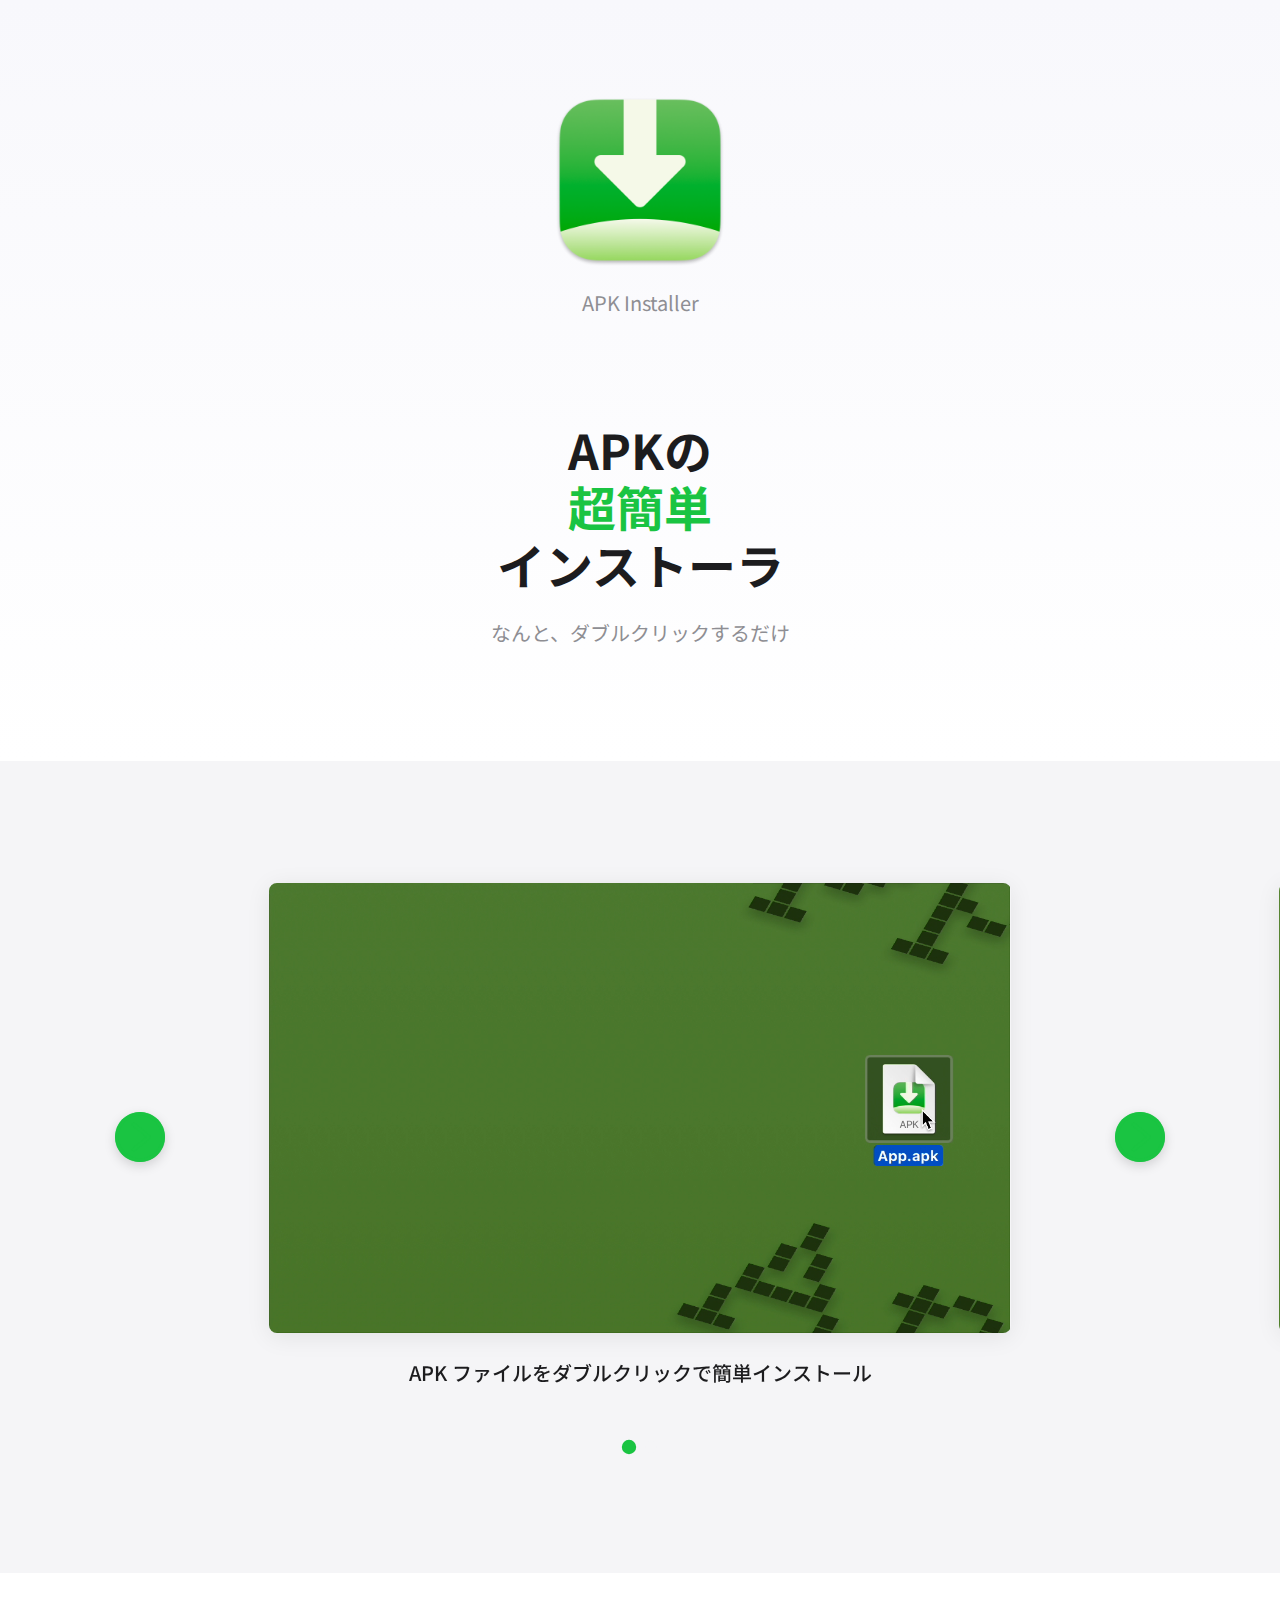
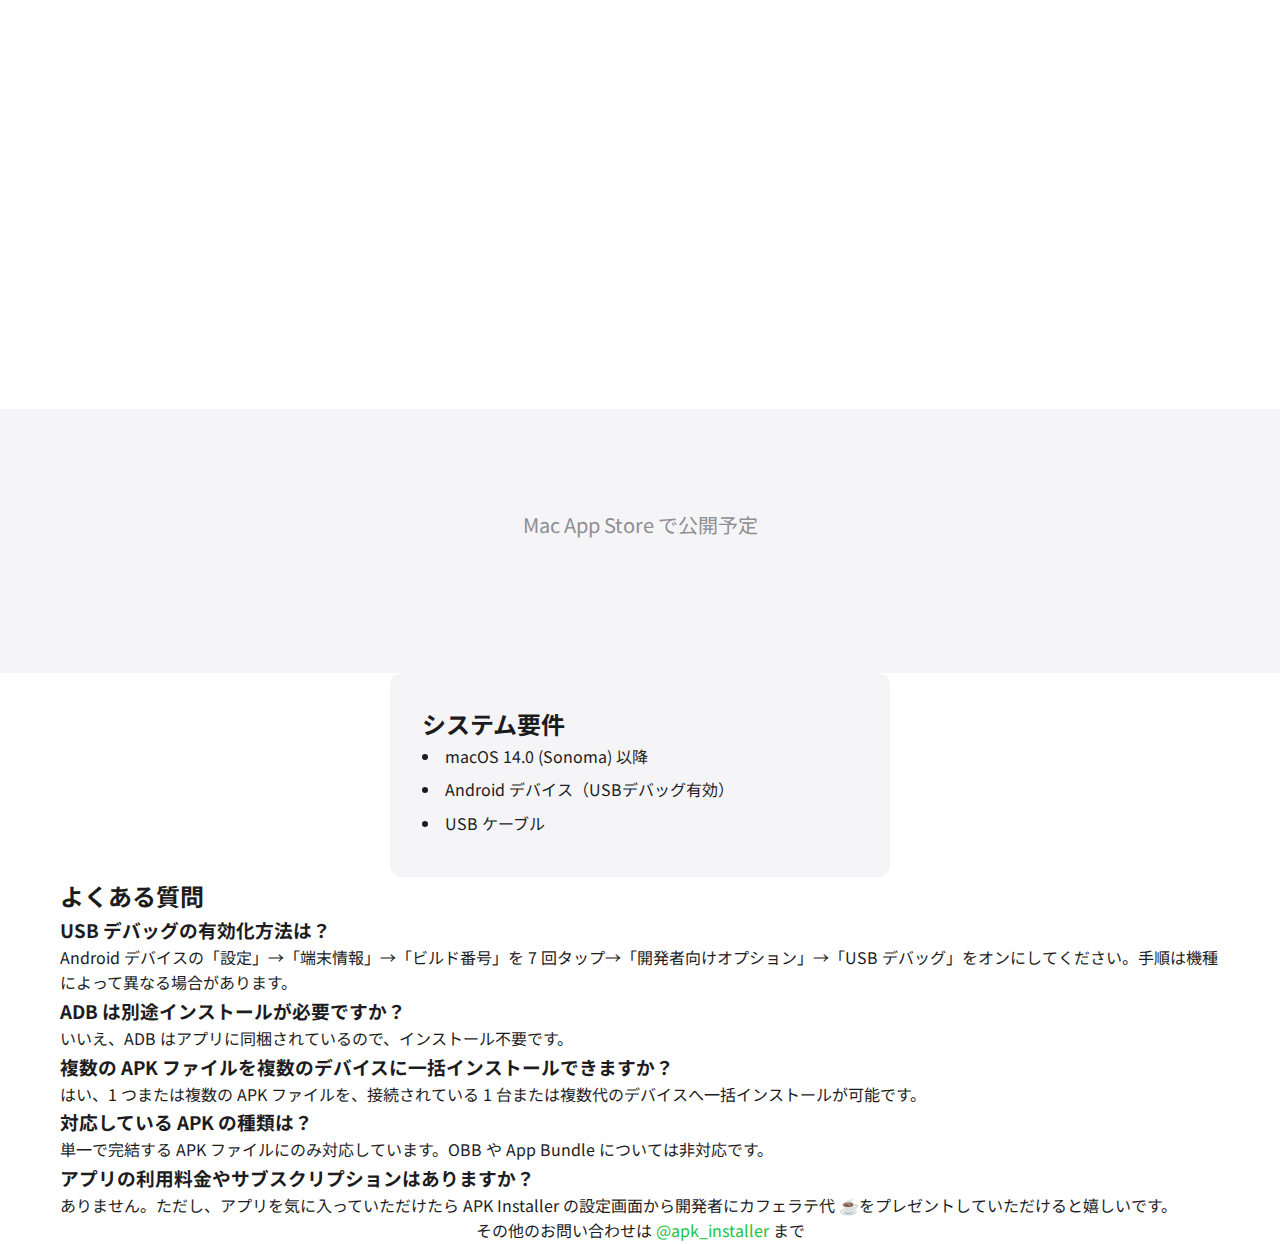
<file: index.html>
<!DOCTYPE html>
<html lang="ja">
<head>
    <meta charset="UTF-8">
    <meta name="viewport" content="width=device-width, initial-scale=1.0">
    <title>APK Installer - APK をダブルクリックでインストール</title>
    <meta name="description"
          content="APK Installer は、APK ファイルをダブルクリックするだけで Android デバイスにアプリをインストールできる macOS 用ツールです。">
    <link rel="stylesheet" href="css/styles.css">
    <!-- Google Fonts - Noto Sans JP & Inter -->
    <link rel="preconnect" href="https://fonts.googleapis.com">
    <link rel="preconnect" href="https://fonts.gstatic.com" crossorigin>
    <link href="https://fonts.googleapis.com/css2?family=Inter:wght@300;400;500;600;700&family=Noto+Sans+JP:wght@300;400;500;700&display=swap"
          rel="stylesheet">
</head>
<body>
<!-- ヘッダーのプレースホルダー -->
<div id="header-placeholder"></div>

<section class="hero">
    <div class="container">
        <div class="hero-centered">
            <div class="hero-image">
                <img src="images/AppIcon1024.png" alt="APK Installer Screenshot" id="hero-img">
                <p>APK Installer</p>
            </div>
            <h2><span>APKの</span><br class="mobile-only"><span class="highlight">超簡単</span><br
                    class="mobile-only"><span>インストーラ</span></h2>
            <p>なんと、ダブルクリックするだけ</p>
            <!--            <div class="cta-buttons">-->
            <!--                <a href="#download" class="app-store-button">-->
            <!--                    <img src="images/Download_on_the_Mac_App_Store_Badge_JP_RGB_blk_100317.svg"-->
            <!--                         alt="Mac App Store でダウンロード">-->
            <!--                </a>-->
            <!--            </div>-->
        </div>
    </div>
</section>

<section id="screenshots" class="screenshots">
    <div class="container">
        <div class="carousel-container">
            <button class="carousel-prev" aria-label="前のスライド"><img src="images/arrow.png" alt=""></button>
            <button class="carousel-next" aria-label="次のスライド"><img src="images/arrow.png" alt=""></button>

            <div class="carousel-slides">
                <div class="carousel-slide">
                    <div class="video-container">
                        <video autoplay muted loop playsinline>
                            <source src="images/InstallingJP.mp4" type="video/mp4">
                            お使いのブラウザはビデオタグをサポートしていません。
                        </video>
                    </div>
                    <div class="caption">APK ファイルをダブルクリックで簡単インストール</div>
                </div>
                <div class="carousel-slide">
                    <img src="images/HistoryJP.png" alt="インストール履歴画面">
                    <div class="caption">エラーの内容も確認できるインストール履歴</div>
                </div>
            </div>

            <div class="carousel-controls">
                <div class="carousel-dots">
                    <button class="carousel-dot active" data-slide="0" aria-label="スライド1"></button>
                    <button class="carousel-dot" data-slide="1" aria-label="スライド2"></button>
                </div>
            </div>
        </div>
    </div>
</section>

<section id="features" class="features">
    <div class="container">
        <div class="features-grid">
            <div class="feature-card">
                <h3>超簡単</h3>
                <p>APK ファイルを開くだけで、接続された Android デバイスにインストールできます。</p>
            </div>
            <div class="feature-card">
                <h3>バッチインストール</h3>
                <p>複数の APK ファイルを、複数の Android デバイスへ一括インストールできます。</p>
            </div>
            <div class="feature-card">
                <h3>通知</h3>
                <p>
                    インストール作業の完了を通知と音でお知らせします。インストール終了に気づかず時間を浪費することを防ぎます。</p>
            </div>
            <div class="feature-card">
                <h3>macOS ネイティブ</h3>
                <p>コンパクトなネイティブアプリです。</p>
            </div>
        </div>
    </div>
</section>


<section id="download" class="download">
    <div class="container">
        <p>Mac App Store で公開予定</p>
        <!--        <p>Mac App Store から無料で入手できます。</p>-->
        <!--        <a href="#" class="app-store-button">-->
        <!--            <img src="images/Download_on_the_Mac_App_Store_Badge_JP_RGB_blk_100317.svg"-->
        <!--                 alt="Mac App Store でダウンロード">-->
        <!--        </a>-->
    </div>
</section>

<section class="requirements-section">
    <div class="container">
        <div class="requirements">
            <h2>システム要件</h2>
            <ul>
                <li>macOS 14.0 (Sonoma) 以降</li>
                <li>Android デバイス（USBデバッグ有効）</li>
                <li>USB ケーブル</li>
            </ul>
        </div>
    </div>
</section>

<section id="faq" class="faq-section">
    <div class="container">
        <h2>よくある質問</h2>
        <div class="faq-container">
            <div class="faq-item">
                <h3>USB デバッグの有効化方法は？</h3>
                <p>Android
                    デバイスの「設定」→「端末情報」→「ビルド番号」を 7 回タップ→「開発者向けオプション」→「USB
                    デバッグ」をオンにしてください。手順は機種によって異なる場合があります。</p>
            </div>
            <div class="faq-item">
                <h3>ADB は別途インストールが必要ですか？</h3>
                <p>いいえ、ADB はアプリに同梱されているので、インストール不要です。</p>
            </div>
            <div class="faq-item">
                <h3>複数の APK ファイルを複数のデバイスに一括インストールできますか？</h3>
                <p>はい、1 つまたは複数の APK ファイルを、接続されている 1
                    台または複数代のデバイスへ一括インストールが可能です。</p>
            </div>
            <div class="faq-item">
                <h3>対応している APK の種類は？</h3>
                <p>単一で完結する APK ファイルにのみ対応しています。OBB や App
                    Bundle については非対応です。</p>
            </div>
            <div class="faq-item">
                <h3>アプリの利用料金やサブスクリプションはありますか？</h3>
                <p>ありません。ただし、アプリを気に入っていただけたら APK Installer
                    の設定画面から開発者にカフェラテ代 ☕️をプレゼントしていただけると嬉しいです。</p>
            </div>
        </div>
        <p style="text-align: center">その他のお問い合わせは <a href="https://x.com/apk_installer">@apk_installer</a> まで
        </p>
    </div>
</section>

<!-- フッターのプレースホルダー -->
<div id="footer-placeholder"></div>

<script src="js/main.js"></script>
</body>
</html>
</file>
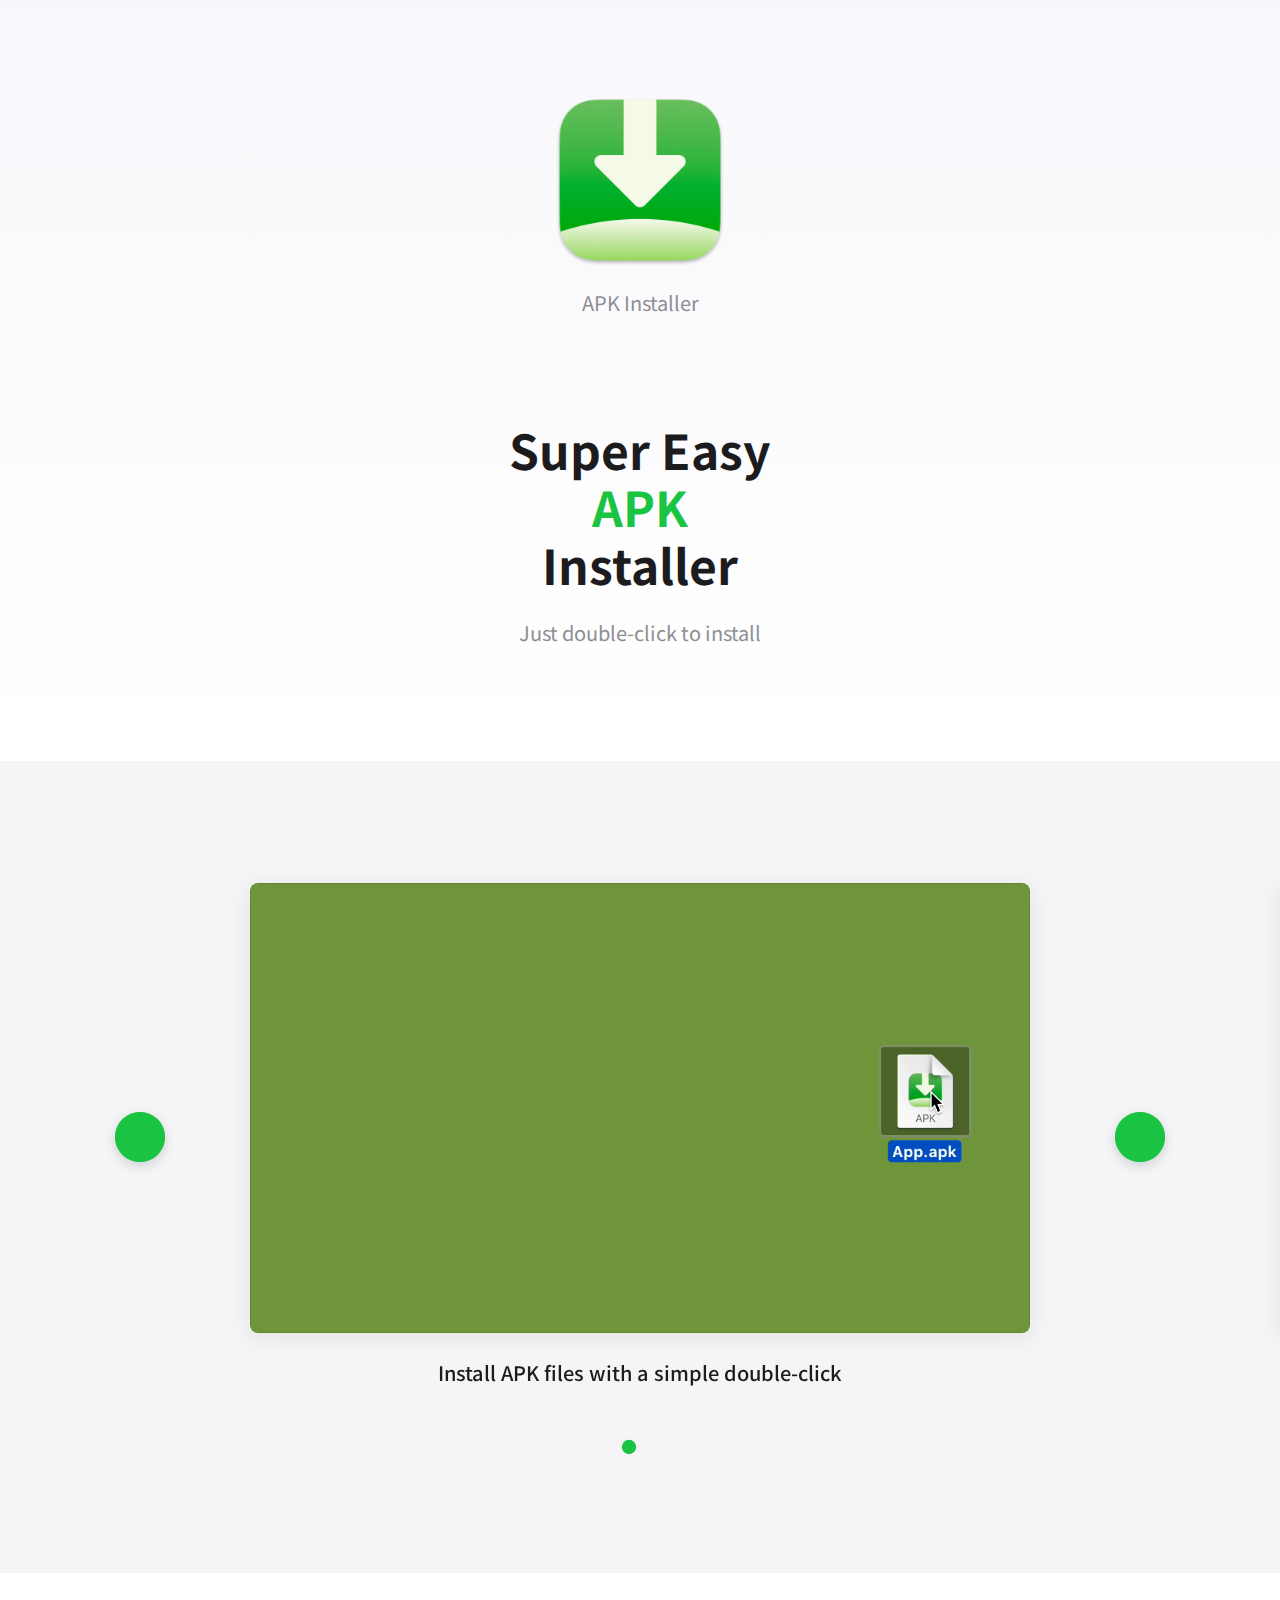
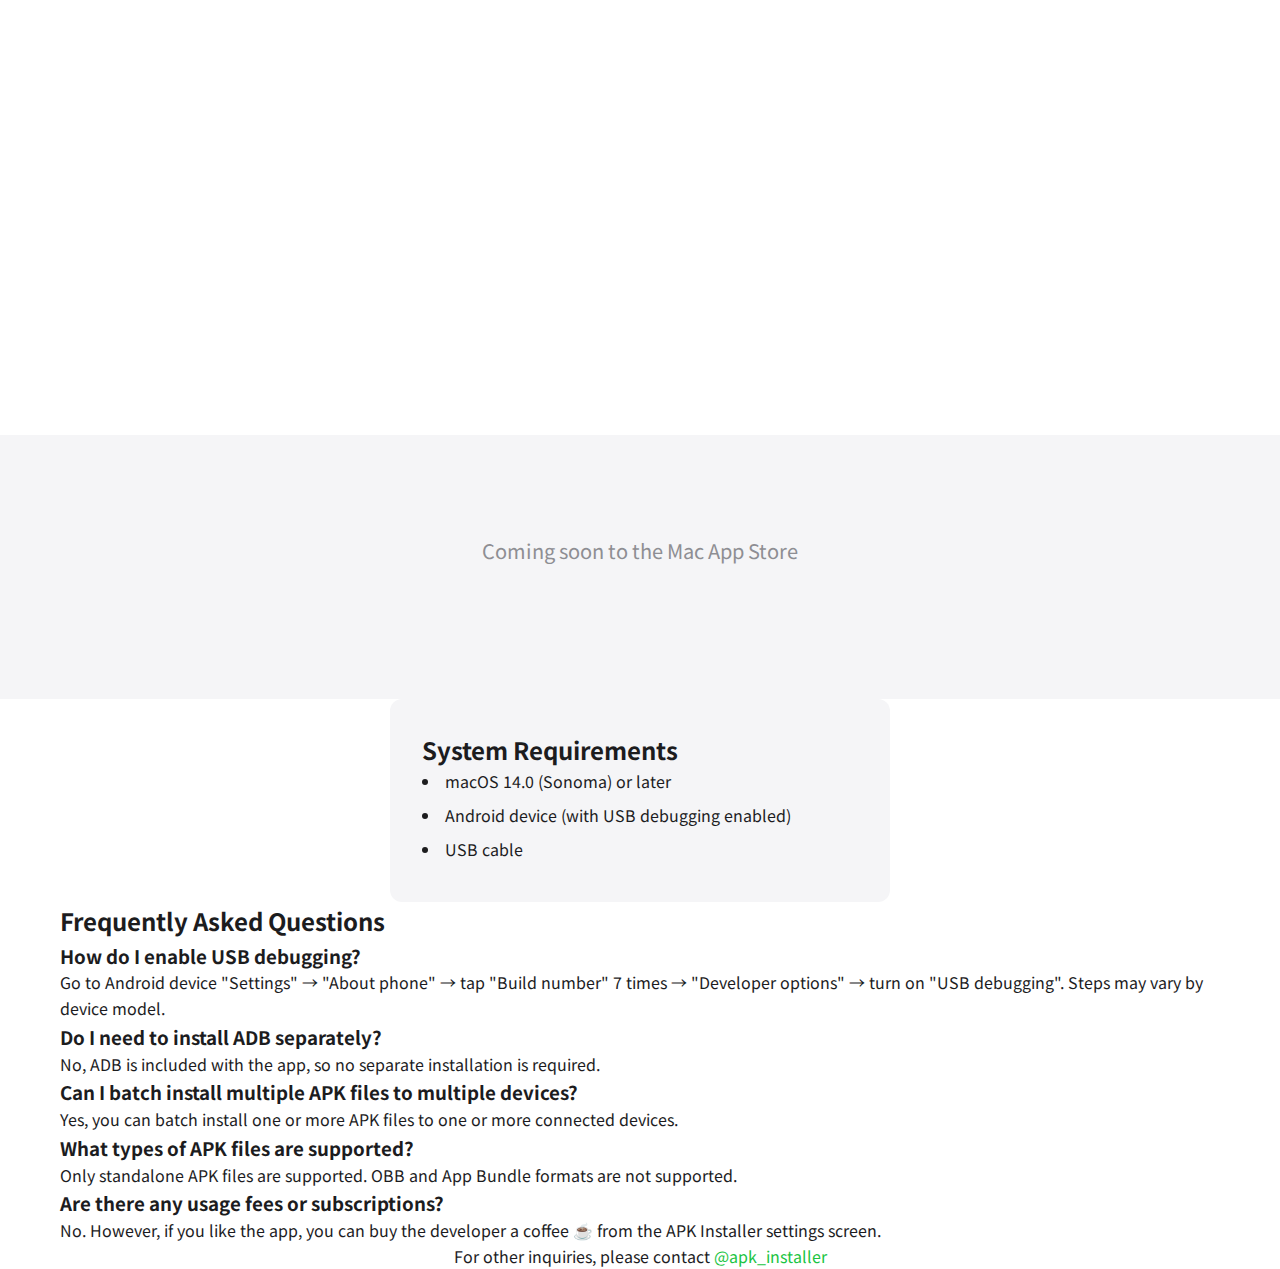
<file: en/index.html>
<!DOCTYPE html>
<html lang="en">
<head>
    <meta charset="UTF-8">
    <meta name="viewport" content="width=device-width, initial-scale=1.0">
    <title>APK Installer - Install APK by Double-clicking</title>
    <meta name="description"
          content="APK Installer is a macOS tool that lets you install Android apps on devices by simply double-clicking APK files.">
    <link rel="stylesheet" href="../css/styles.css">
    <!-- Google Fonts - Noto Sans JP & Inter -->
    <link rel="preconnect" href="https://fonts.googleapis.com">
    <link rel="preconnect" href="https://fonts.gstatic.com" crossorigin>
    <link href="https://fonts.googleapis.com/css2?family=Inter:wght@300;400;500;600;700&family=Noto+Sans+JP:wght@300;400;500;700&display=swap"
          rel="stylesheet">
</head>
<body>
<!-- Header placeholder -->
<div id="header-placeholder"></div>

<section class="hero">
    <div class="container">
        <div class="hero-centered">
            <div class="hero-image">
                <img src="../images/AppIcon1024.png" alt="APK Installer Screenshot" id="hero-img">
                <p>APK Installer</p>
            </div>
            <h2><span>Super Easy</span><br class="mobile-only"><span class="highlight">APK</span><br
                    class="mobile-only"><span>Installer</span></h2>
            <p>Just double-click to install</p>
            <!--            <div class="cta-buttons">-->
            <!--                <a href="#download" class="app-store-button">-->
            <!--                    <img src="images/Download_on_the_Mac_App_Store_Badge_JP_RGB_blk_100317.svg"-->
            <!--                         alt="Download on the Mac App Store">-->
            <!--                </a>-->
            <!--            </div>-->
        </div>
    </div>
</section>

<section id="screenshots" class="screenshots">
    <div class="container">
        <div class="carousel-container">
            <button class="carousel-prev" aria-label="Previous slide"><img src="../images/arrow.png" alt=""></button>
            <button class="carousel-next" aria-label="Next slide"><img src="../images/arrow.png" alt=""></button>

            <div class="carousel-slides">
                <div class="carousel-slide">
                    <div class="video-container">
                        <video autoplay muted loop playsinline>
                            <source src="./images/InstallingEN.mov" type="video/mp4">
                            Your browser does not support the video tag.
                        </video>
                    </div>
                    <div class="caption">Install APK files with a simple double-click</div>
                </div>
                <div class="carousel-slide">
                    <img src="./images/HistoryEN.png" alt="Installation history screen">
                    <div class="caption">Installation history with error details</div>
                </div>
            </div>

            <div class="carousel-controls">
                <div class="carousel-dots">
                    <button class="carousel-dot active" data-slide="0" aria-label="Slide 1"></button>
                    <button class="carousel-dot" data-slide="1" aria-label="Slide 2"></button>
                </div>
            </div>
        </div>
    </div>
</section>

<section id="features" class="features">
    <div class="container">
        <div class="features-grid">
            <div class="feature-card">
                <h3>Super Easy</h3>
                <p>Simply open an APK file to install it on connected Android devices.</p>
            </div>
            <div class="feature-card">
                <h3>Batch Installation</h3>
                <p>Install multiple APK files to multiple Android devices at once.</p>
            </div>
            <div class="feature-card">
                <h3>Notifications</h3>
                <p>
                    Get notified with sounds and notifications when installation is complete. Never waste time waiting
                    without knowing when it's done.</p>
            </div>
            <div class="feature-card">
                <h3>Native macOS</h3>
                <p>Compact native application for macOS.</p>
            </div>
        </div>
    </div>
</section>


<section id="download" class="download">
    <div class="container">
        <p>Coming soon to the Mac App Store</p>
        <!--        <p>Available for free on the Mac App Store.</p>-->
        <!--        <a href="#" class="app-store-button">-->
        <!--            <img src="images/Download_on_the_Mac_App_Store_Badge_JP_RGB_blk_100317.svg"-->
        <!--                 alt="Download on the Mac App Store">-->
        <!--        </a>-->
    </div>
</section>

<section class="requirements-section">
    <div class="container">
        <div class="requirements">
            <h2>System Requirements</h2>
            <ul>
                <li>macOS 14.0 (Sonoma) or later</li>
                <li>Android device (with USB debugging enabled)</li>
                <li>USB cable</li>
            </ul>
        </div>
    </div>
</section>

<section id="faq" class="faq-section">
    <div class="container">
        <h2>Frequently Asked Questions</h2>
        <div class="faq-container">
            <div class="faq-item">
                <h3>How do I enable USB debugging?</h3>
                <p>Go to Android device "Settings" → "About phone" → tap "Build number" 7 times → "Developer options" →
                    turn on "USB debugging". Steps may vary by device model.</p>
            </div>
            <div class="faq-item">
                <h3>Do I need to install ADB separately?</h3>
                <p>No, ADB is included with the app, so no separate installation is required.</p>
            </div>
            <div class="faq-item">
                <h3>Can I batch install multiple APK files to multiple devices?</h3>
                <p>Yes, you can batch install one or more APK files to one or more connected devices.</p>
            </div>
            <div class="faq-item">
                <h3>What types of APK files are supported?</h3>
                <p>Only standalone APK files are supported. OBB and App Bundle formats are not supported.</p>
            </div>
            <div class="faq-item">
                <h3>Are there any usage fees or subscriptions?</h3>
                <p>No. However, if you like the app, you can buy the developer a coffee ☕️ from the APK Installer
                    settings screen.</p>
            </div>
        </div>
        <p style="text-align: center">For other inquiries, please contact <a href="https://x.com/apk_installer">@apk_installer</a>
        </p>
    </div>
</section>

<!-- Footer placeholder -->
<div id="footer-placeholder"></div>

<script src="../js/main.js"></script>
</body>
</html>
</file>
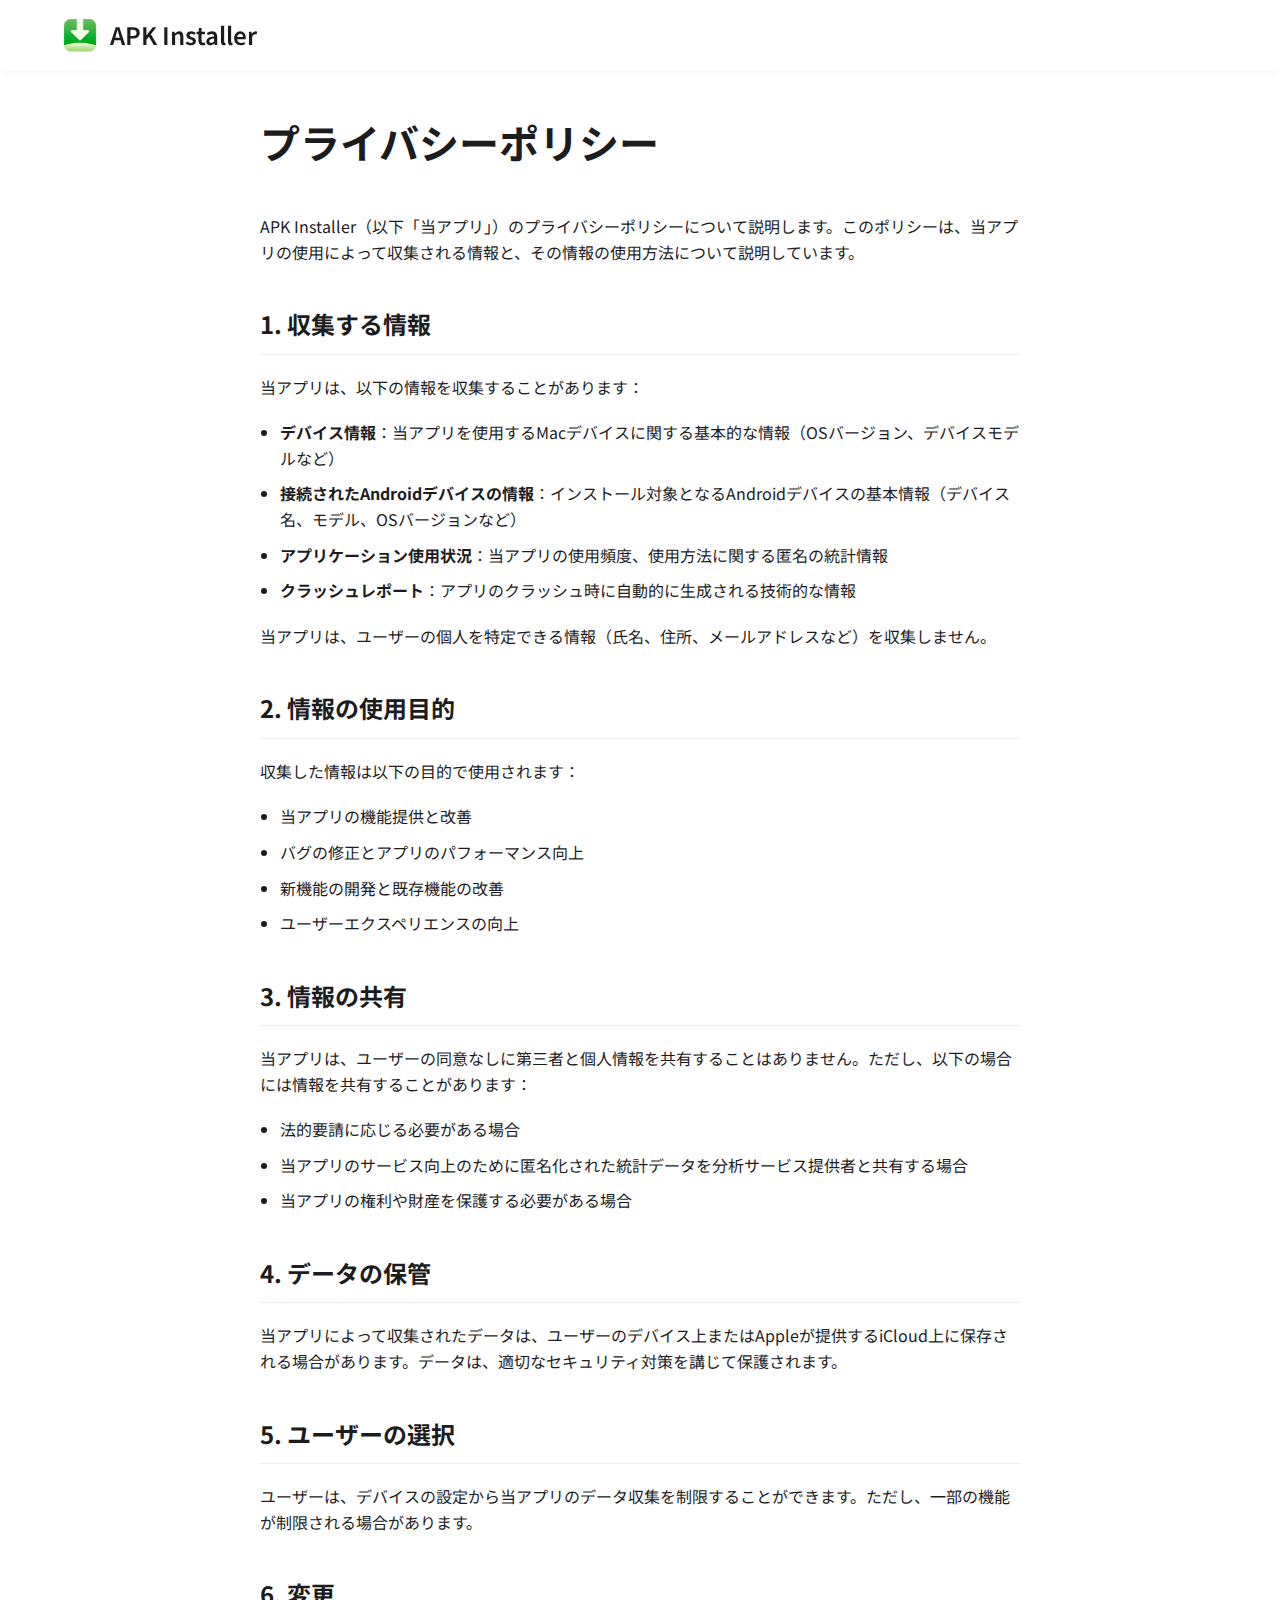
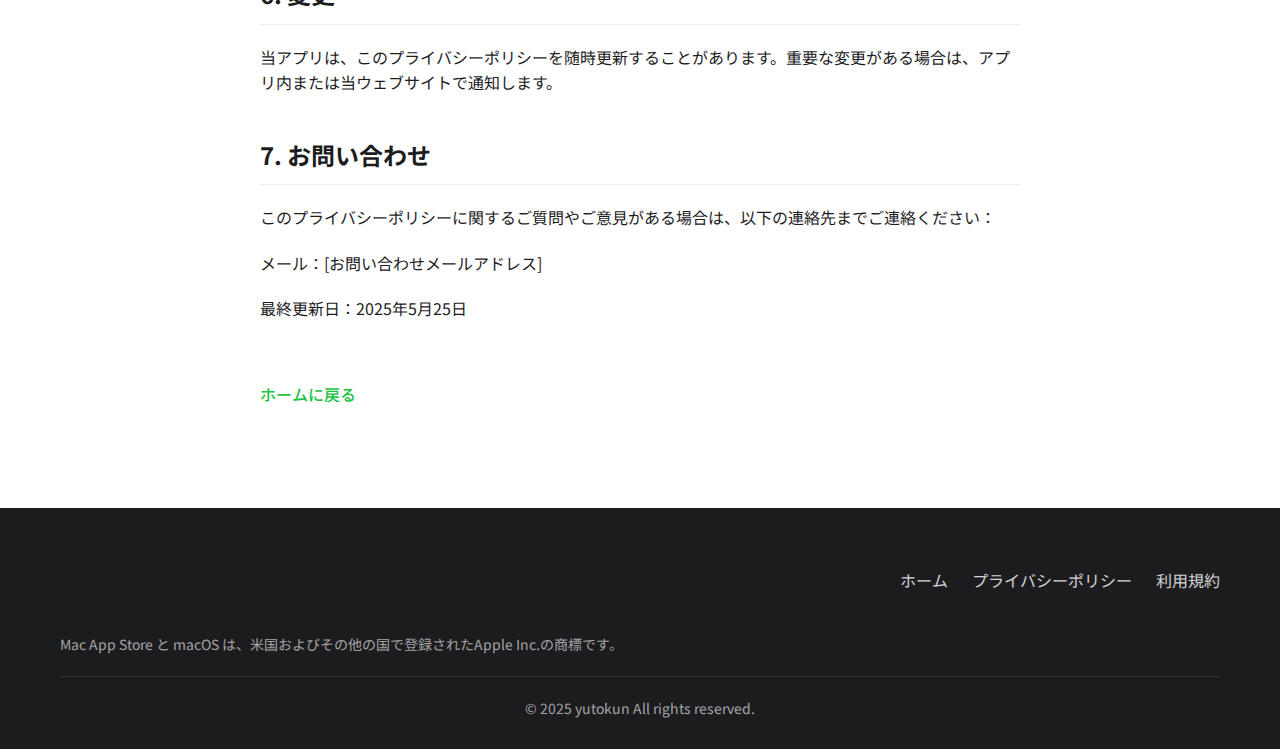
<file: privacy.html>
<!DOCTYPE html>
<html lang="ja">
<head>
    <meta charset="UTF-8">
    <meta name="viewport" content="width=device-width, initial-scale=1.0">
    <title>プライバシーポリシー - APK Installer for Mac</title>
    <meta name="description"
          content="APK Installer for Macのプライバシーポリシーです。ユーザーの個人情報の取り扱いについて説明しています。">
    <link rel="stylesheet" href="css/styles.css">
    <!-- Google Fonts - Noto Sans JP & Inter -->
    <link rel="preconnect" href="https://fonts.googleapis.com">
    <link rel="preconnect" href="https://fonts.gstatic.com" crossorigin>
    <link href="https://fonts.googleapis.com/css2?family=Inter:wght@300;400;500;600;700&family=Noto+Sans+JP:wght@300;400;500;700&display=swap"
          rel="stylesheet">
    <style>
        .privacy-content {
            max-width: 800px;
            margin: 0 auto;
            padding: 40px 20px 100px;
        }

        .privacy-content h1 {
            font-size: 2.5rem;
            margin-bottom: 40px;
        }

        .privacy-content h2 {
            font-size: 1.5rem;
            margin: 40px 0 20px;
            padding-bottom: 10px;
            border-bottom: 1px solid #eee;
        }

        .privacy-content p, .privacy-content ul {
            margin-bottom: 20px;
        }

        .privacy-content ul {
            padding-left: 20px;
        }

        .privacy-content li {
            margin-bottom: 10px;
        }

        .back-link {
            display: inline-block;
            margin-top: 40px;
            color: var(--primary-color);
            font-weight: 500;
        }

        .back-link:hover {
            text-decoration: underline;
        }
    </style>
</head>
<body>
<header>
    <div class="container">
        <div class="logo">
            <img src="images/AppIcon1024.png" alt="APK Installer Logo" id="logo">
            <h1>APK Installer</h1>
        </div>
        <!--        <nav>-->
        <!--            <ul>-->
        <!--                <li><a href="#screenshots">スクリーンショット</a></li>-->
        <!--                <li><a href="#features">特徴</a></li>-->
        <!--                <li><a href="#download">ダウンロード</a></li>-->
        <!--            </ul>-->
        <!--        </nav>-->
    </div>
</header>

<div class="privacy-content">
    <h1>プライバシーポリシー</h1>

    <p>APK
        Installer（以下「当アプリ」）のプライバシーポリシーについて説明します。このポリシーは、当アプリの使用によって収集される情報と、その情報の使用方法について説明しています。</p>

    <h2>1. 収集する情報</h2>

    <p>当アプリは、以下の情報を収集することがあります：</p>

    <ul>
        <li><strong>デバイス情報</strong>：当アプリを使用するMacデバイスに関する基本的な情報（OSバージョン、デバイスモデルなど）
        </li>
        <li><strong>接続されたAndroidデバイスの情報</strong>：インストール対象となるAndroidデバイスの基本情報（デバイス名、モデル、OSバージョンなど）
        </li>
        <li><strong>アプリケーション使用状況</strong>：当アプリの使用頻度、使用方法に関する匿名の統計情報</li>
        <li><strong>クラッシュレポート</strong>：アプリのクラッシュ時に自動的に生成される技術的な情報</li>
    </ul>

    <p>当アプリは、ユーザーの個人を特定できる情報（氏名、住所、メールアドレスなど）を収集しません。</p>

    <h2>2. 情報の使用目的</h2>

    <p>収集した情報は以下の目的で使用されます：</p>

    <ul>
        <li>当アプリの機能提供と改善</li>
        <li>バグの修正とアプリのパフォーマンス向上</li>
        <li>新機能の開発と既存機能の改善</li>
        <li>ユーザーエクスペリエンスの向上</li>
    </ul>

    <h2>3. 情報の共有</h2>

    <p>
        当アプリは、ユーザーの同意なしに第三者と個人情報を共有することはありません。ただし、以下の場合には情報を共有することがあります：</p>

    <ul>
        <li>法的要請に応じる必要がある場合</li>
        <li>当アプリのサービス向上のために匿名化された統計データを分析サービス提供者と共有する場合</li>
        <li>当アプリの権利や財産を保護する必要がある場合</li>
    </ul>

    <h2>4. データの保管</h2>

    <p>
        当アプリによって収集されたデータは、ユーザーのデバイス上またはAppleが提供するiCloud上に保存される場合があります。データは、適切なセキュリティ対策を講じて保護されます。</p>

    <h2>5. ユーザーの選択</h2>

    <p>
        ユーザーは、デバイスの設定から当アプリのデータ収集を制限することができます。ただし、一部の機能が制限される場合があります。</p>

    <h2>6. 変更</h2>

    <p>
        当アプリは、このプライバシーポリシーを随時更新することがあります。重要な変更がある場合は、アプリ内または当ウェブサイトで通知します。</p>

    <h2>7. お問い合わせ</h2>

    <p>このプライバシーポリシーに関するご質問やご意見がある場合は、以下の連絡先までご連絡ください：</p>

    <p>メール：[お問い合わせメールアドレス]</p>

    <p>最終更新日：2025年5月25日</p>

    <a href="index.html" class="back-link">ホームに戻る</a>
</div>

<footer>
    <div class="container">
        <div class="footer-content">
            <div class="footer-logo">
                <!--<img src="images/AppIcon1024.png" alt="APK Installer Logo">-->
                <!--<p>APK Installer</p>-->
            </div>
            <div class="footer-links">
                <ul>
                    <li><a href="/">ホーム</a></li>
                    <li><a href="privacy.html">プライバシーポリシー</a></li>
                    <li><a href="terms.html">利用規約</a></li>
                </ul>
            </div>
        </div>
        <p class="credit-line">Mac App Store と macOS は、米国およびその他の国で登録されたApple Inc.の商標です。</p>
        <div class="copyright">
            <p>&copy; 2025 yutokun All rights reserved.</p>
        </div>
    </div>
</footer>

<script src="js/main.js"></script>
</body>
</html>
</file>
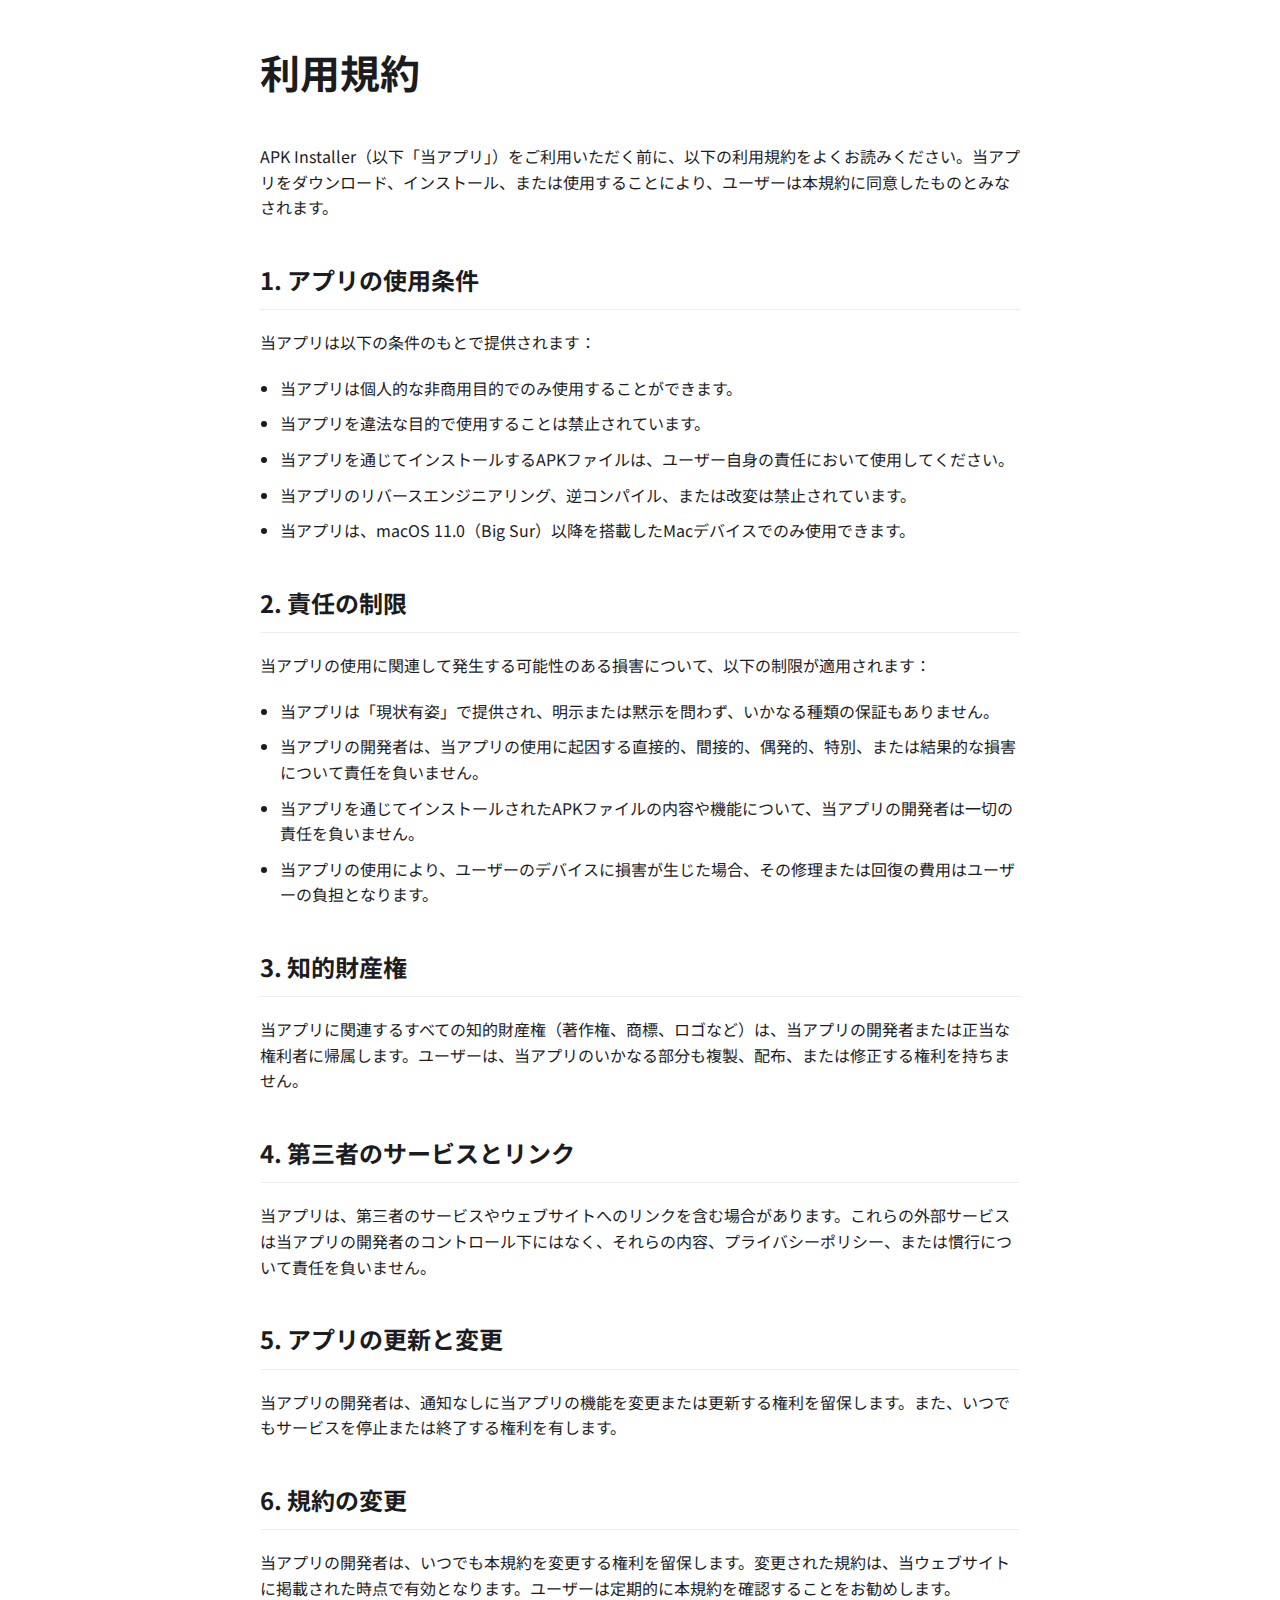
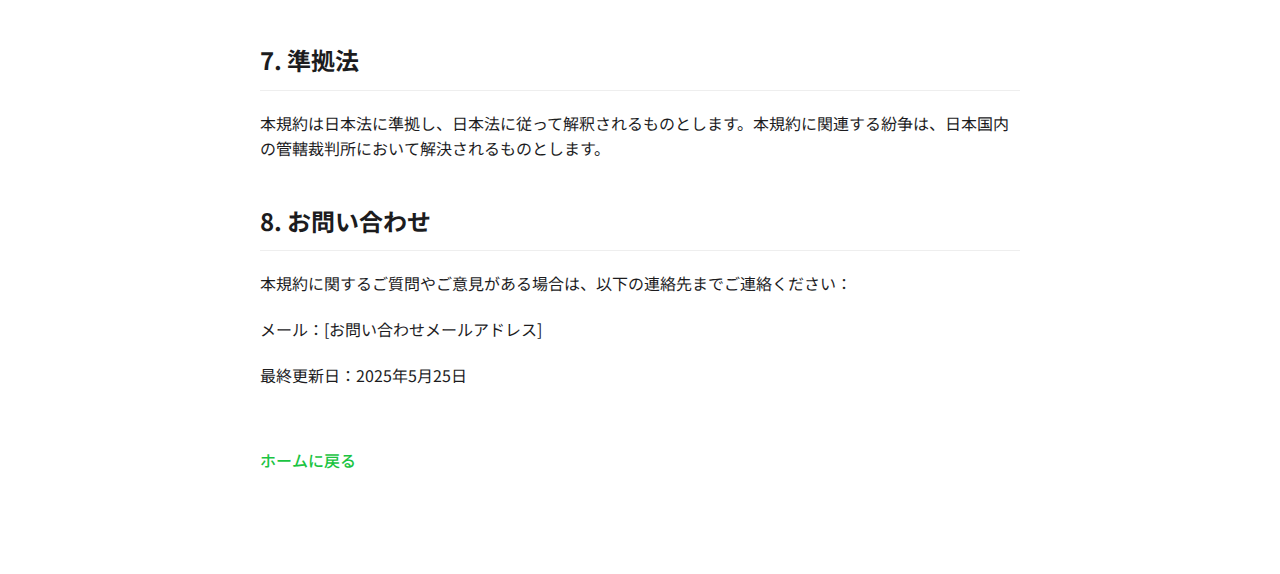
<file: terms.html>
<!DOCTYPE html>
<html lang="ja">
<head>
    <meta charset="UTF-8">
    <meta name="viewport" content="width=device-width, initial-scale=1.0">
    <title>利用規約 - APK Installer for Mac</title>
    <meta name="description" content="APK Installer for Macの利用規約です。アプリの使用条件について説明しています。">
    <link rel="stylesheet" href="css/styles.css">
    <!-- Google Fonts - Noto Sans JP & Inter -->
    <link rel="preconnect" href="https://fonts.googleapis.com">
    <link rel="preconnect" href="https://fonts.gstatic.com" crossorigin>
    <link href="https://fonts.googleapis.com/css2?family=Inter:wght@300;400;500;600;700&family=Noto+Sans+JP:wght@300;400;500;700&display=swap"
          rel="stylesheet">
    <style>
        .terms-content {
            max-width: 800px;
            margin: 0 auto;
            padding: 40px 20px 100px;
        }

        .terms-content h1 {
            font-size: 2.5rem;
            margin-bottom: 40px;
        }

        .terms-content h2 {
            font-size: 1.5rem;
            margin: 40px 0 20px;
            padding-bottom: 10px;
            border-bottom: 1px solid #eee;
        }

        .terms-content p, .terms-content ul {
            margin-bottom: 20px;
        }

        .terms-content ul {
            padding-left: 20px;
        }

        .terms-content li {
            margin-bottom: 10px;
        }

        .back-link {
            display: inline-block;
            margin-top: 40px;
            color: var(--primary-color);
            font-weight: 500;
        }

        .back-link:hover {
            text-decoration: underline;
        }
    </style>
</head>
<body>
<!-- ヘッダーのプレースホルダー -->
<div id="header-placeholder"></div>

<div class="terms-content">
    <h1>利用規約</h1>

    <p>APK
        Installer（以下「当アプリ」）をご利用いただく前に、以下の利用規約をよくお読みください。当アプリをダウンロード、インストール、または使用することにより、ユーザーは本規約に同意したものとみなされます。</p>

    <h2>1. アプリの使用条件</h2>

    <p>当アプリは以下の条件のもとで提供されます：</p>

    <ul>
        <li>当アプリは個人的な非商用目的でのみ使用することができます。</li>
        <li>当アプリを違法な目的で使用することは禁止されています。</li>
        <li>当アプリを通じてインストールするAPKファイルは、ユーザー自身の責任において使用してください。</li>
        <li>当アプリのリバースエンジニアリング、逆コンパイル、または改変は禁止されています。</li>
        <li>当アプリは、macOS 11.0（Big Sur）以降を搭載したMacデバイスでのみ使用できます。</li>
    </ul>

    <h2>2. 責任の制限</h2>

    <p>当アプリの使用に関連して発生する可能性のある損害について、以下の制限が適用されます：</p>

    <ul>
        <li>当アプリは「現状有姿」で提供され、明示または黙示を問わず、いかなる種類の保証もありません。</li>
        <li>
            当アプリの開発者は、当アプリの使用に起因する直接的、間接的、偶発的、特別、または結果的な損害について責任を負いません。
        </li>
        <li>
            当アプリを通じてインストールされたAPKファイルの内容や機能について、当アプリの開発者は一切の責任を負いません。
        </li>
        <li>
            当アプリの使用により、ユーザーのデバイスに損害が生じた場合、その修理または回復の費用はユーザーの負担となります。
        </li>
    </ul>

    <h2>3. 知的財産権</h2>

    <p>
        当アプリに関連するすべての知的財産権（著作権、商標、ロゴなど）は、当アプリの開発者または正当な権利者に帰属します。ユーザーは、当アプリのいかなる部分も複製、配布、または修正する権利を持ちません。</p>

    <h2>4. 第三者のサービスとリンク</h2>

    <p>
        当アプリは、第三者のサービスやウェブサイトへのリンクを含む場合があります。これらの外部サービスは当アプリの開発者のコントロール下にはなく、それらの内容、プライバシーポリシー、または慣行について責任を負いません。</p>

    <h2>5. アプリの更新と変更</h2>

    <p>
        当アプリの開発者は、通知なしに当アプリの機能を変更または更新する権利を留保します。また、いつでもサービスを停止または終了する権利を有します。</p>

    <h2>6. 規約の変更</h2>

    <p>
        当アプリの開発者は、いつでも本規約を変更する権利を留保します。変更された規約は、当ウェブサイトに掲載された時点で有効となります。ユーザーは定期的に本規約を確認することをお勧めします。</p>

    <h2>7. 準拠法</h2>

    <p>
        本規約は日本法に準拠し、日本法に従って解釈されるものとします。本規約に関連する紛争は、日本国内の管轄裁判所において解決されるものとします。</p>

    <h2>8. お問い合わせ</h2>

    <p>本規約に関するご質問やご意見がある場合は、以下の連絡先までご連絡ください：</p>

    <p>メール：[お問い合わせメールアドレス]</p>

    <p>最終更新日：2025年5月25日</p>

    <a href="index.html" class="back-link">ホームに戻る</a>
</div>

<!-- フッターのプレースホルダー -->
<div id="footer-placeholder"></div>

<script src="js/main.js"></script>
</body>
</html>
</file>
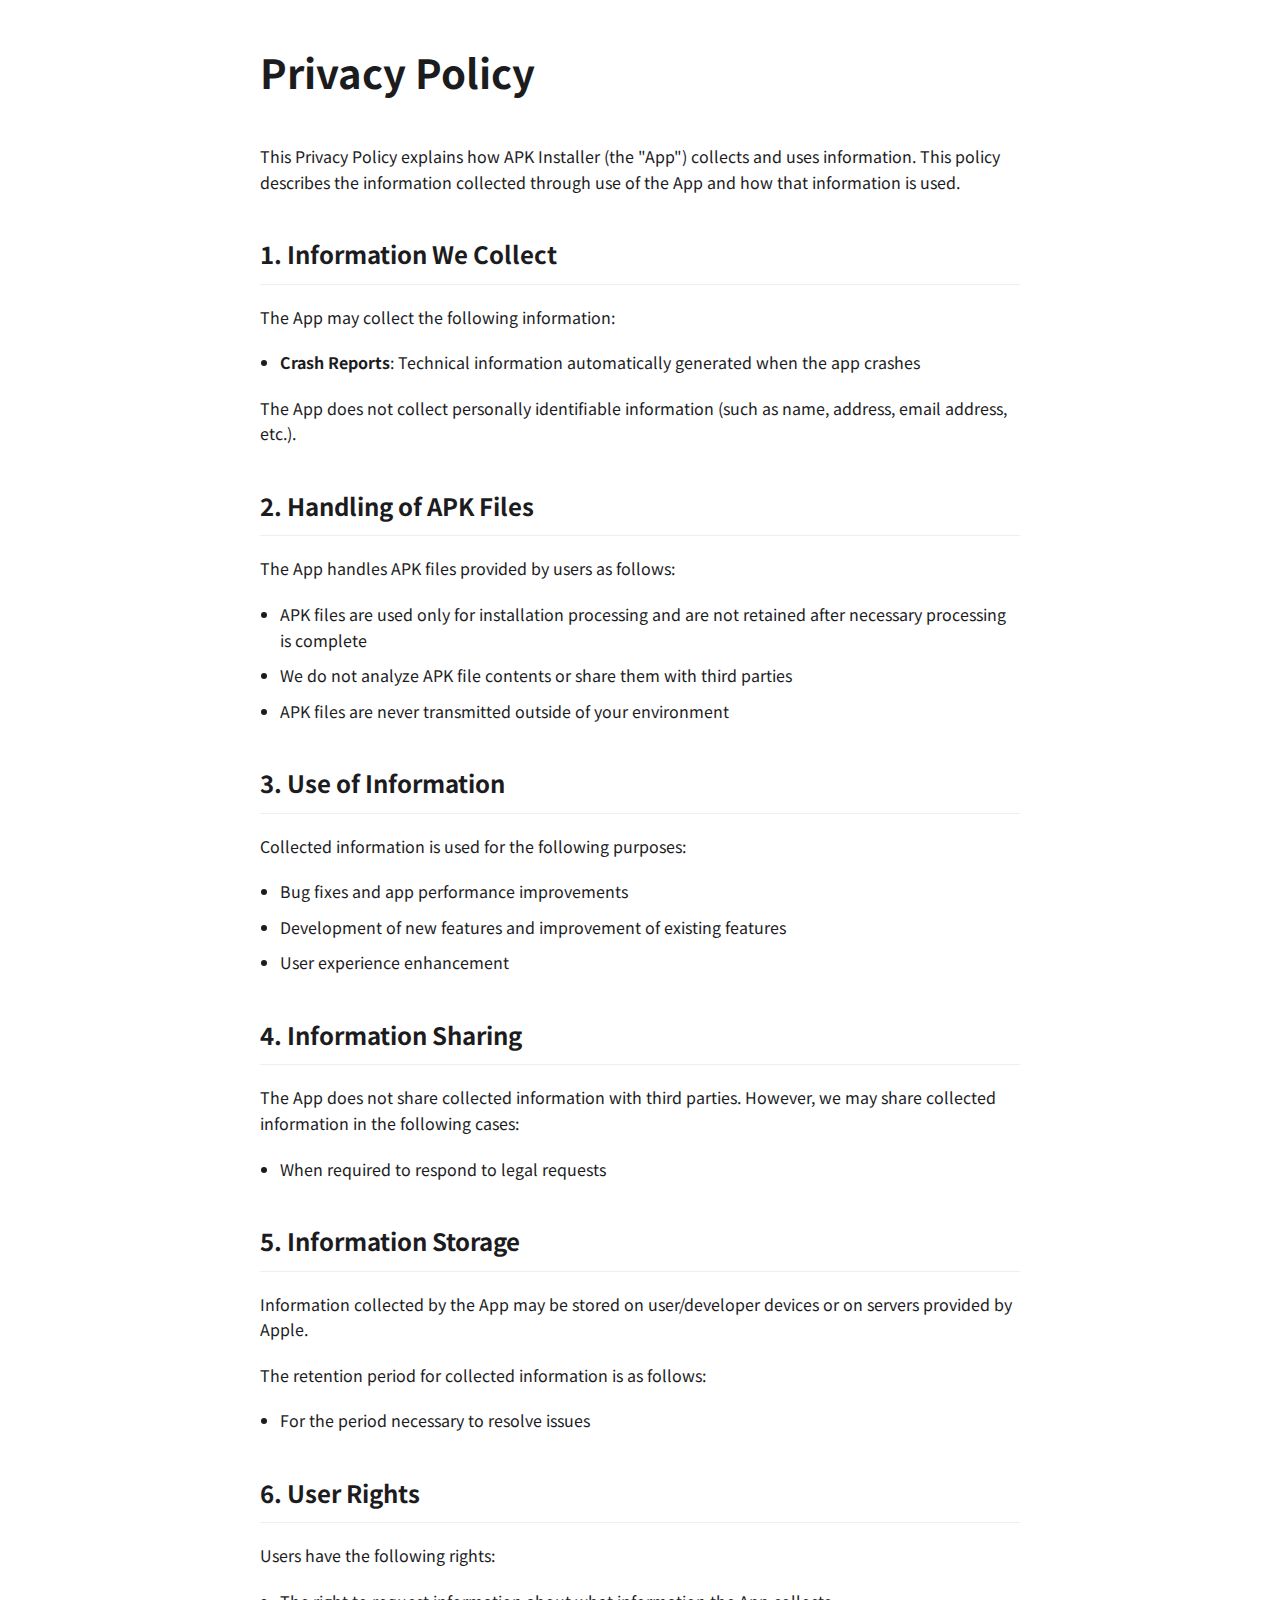
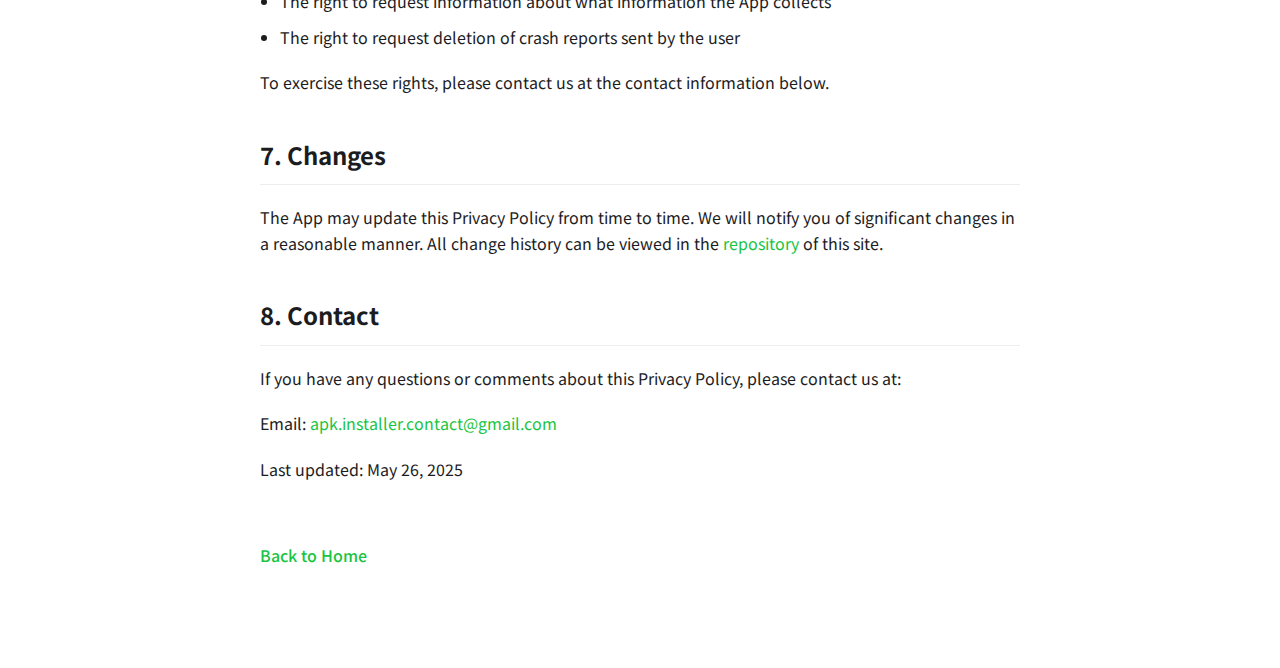
<file: en/privacy.html>
<!DOCTYPE html>
<html lang="en">
<head>
    <meta charset="UTF-8">
    <meta name="viewport" content="width=device-width, initial-scale=1.0">
    <title>Privacy Policy - APK Installer for Mac</title>
    <meta name="description"
          content="Privacy Policy for APK Installer for Mac. Explains how we handle user personal information.">
    <link rel="stylesheet" href="../css/styles.css">
    <!-- Google Fonts - Noto Sans JP & Inter -->
    <link rel="preconnect" href="https://fonts.googleapis.com">
    <link rel="preconnect" href="https://fonts.gstatic.com" crossorigin>
    <link href="https://fonts.googleapis.com/css2?family=Inter:wght@300;400;500;600;700&family=Noto+Sans+JP:wght@300;400;500;700&display=swap"
          rel="stylesheet">
    <style>
        .privacy-content {
            max-width: 800px;
            margin: 0 auto;
            padding: 40px 20px 100px;
        }

        .privacy-content h1 {
            font-size: 2.5rem;
            margin-bottom: 40px;
        }

        .privacy-content h2 {
            font-size: 1.5rem;
            margin: 40px 0 20px;
            padding-bottom: 10px;
            border-bottom: 1px solid #eee;
        }

        .privacy-content p, .privacy-content ul {
            margin-bottom: 20px;
        }

        .privacy-content ul {
            padding-left: 20px;
        }

        .privacy-content li {
            margin-bottom: 10px;
        }

        .back-link {
            display: inline-block;
            margin-top: 40px;
            color: var(--primary-color);
            font-weight: 500;
        }

        .back-link:hover {
            text-decoration: underline;
        }
    </style>
</head>
<body>
<!-- Header placeholder -->
<div id="header-placeholder"></div>

<div class="privacy-content">
    <h1>Privacy Policy</h1>

    <p>This Privacy Policy explains how APK Installer (the "App") collects and uses information. This policy describes the information collected through use of the App and how that information is used.</p>

    <h2>1. Information We Collect</h2>

    <p>The App may collect the following information:</p>

    <ul>
        <li><strong>Crash Reports</strong>: Technical information automatically generated when the app crashes</li>
    </ul>

    <p>The App does not collect personally identifiable information (such as name, address, email address, etc.).</p>

    <h2>2. Handling of APK Files</h2>

    <p>The App handles APK files provided by users as follows:</p>

    <ul>
        <li>APK files are used only for installation processing and are not retained after necessary processing is complete</li>
        <li>We do not analyze APK file contents or share them with third parties</li>
        <li>APK files are never transmitted outside of your environment</li>
    </ul>

    <h2>3. Use of Information</h2>

    <p>Collected information is used for the following purposes:</p>

    <ul>
        <li>Bug fixes and app performance improvements</li>
        <li>Development of new features and improvement of existing features</li>
        <li>User experience enhancement</li>
    </ul>

    <h2>4. Information Sharing</h2>

    <p>The App does not share collected information with third parties. However, we may share collected information in the following cases:</p>

    <ul>
        <li>When required to respond to legal requests</li>
    </ul>

    <h2>5. Information Storage</h2>

    <p>Information collected by the App may be stored on user/developer devices or on servers provided by Apple.</p>

    <p>The retention period for collected information is as follows:</p>

    <ul>
        <li>For the period necessary to resolve issues</li>
    </ul>

    <h2>6. User Rights</h2>

    <p>Users have the following rights:</p>

    <ul>
        <li>The right to request information about what information the App collects</li>
        <li>The right to request deletion of crash reports sent by the user</li>
    </ul>

    <p>To exercise these rights, please contact us at the contact information below.</p>

    <h2>7. Changes</h2>

    <p>The App may update this Privacy Policy from time to time. We will notify you of significant changes in a reasonable manner. All change history can be viewed in the <a href="https://github.com/yutokun/apk-installer.yutokun.com">repository</a> of this site.</p>

    <h2>8. Contact</h2>

    <p>If you have any questions or comments about this Privacy Policy, please contact us at:</p>

    <p>Email: <a href="mailto:apk.installer.contact@gmail.com">apk.installer.contact@gmail.com</a></p>

    <p>Last updated: May 26, 2025</p>

    <a href="index.html" class="back-link">Back to Home</a>
</div>

<!-- Footer placeholder -->
<div id="footer-placeholder"></div>

<script src="../js/main.js"></script>
</body>
</html>
</file>
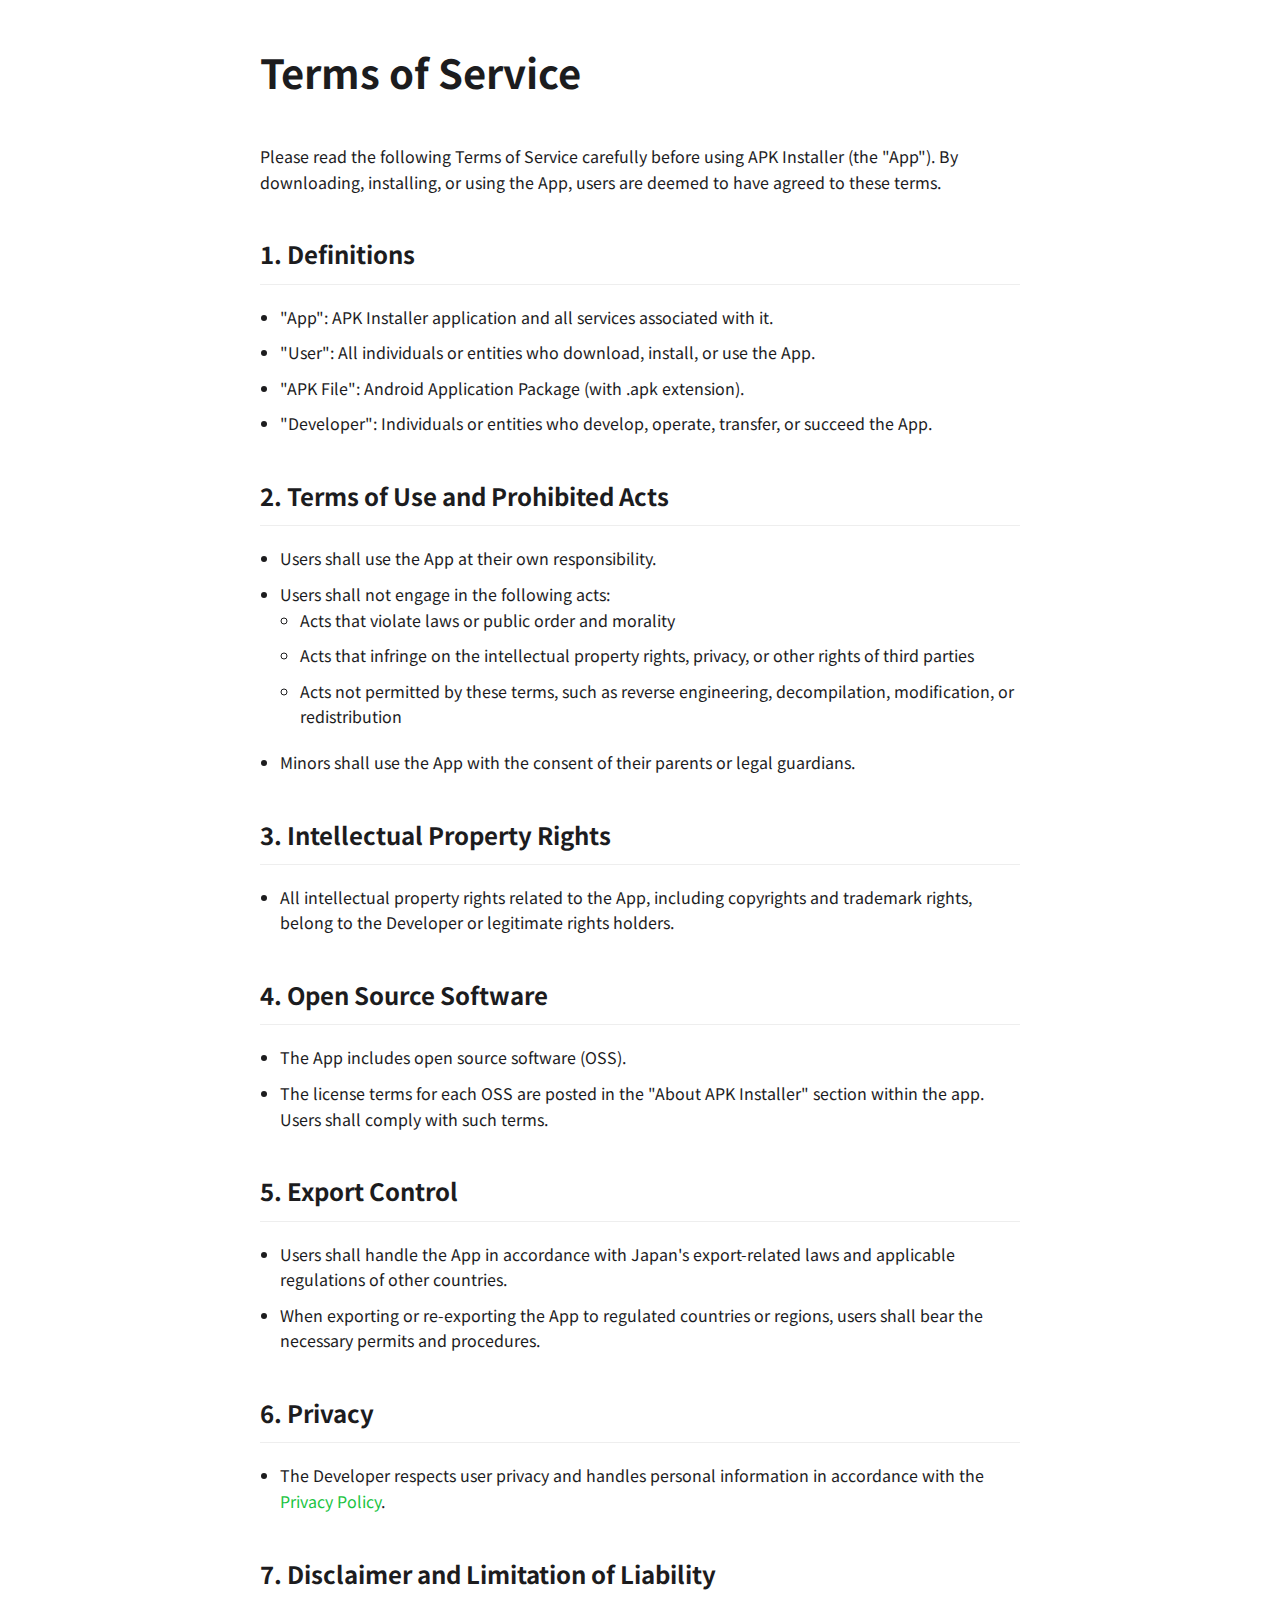
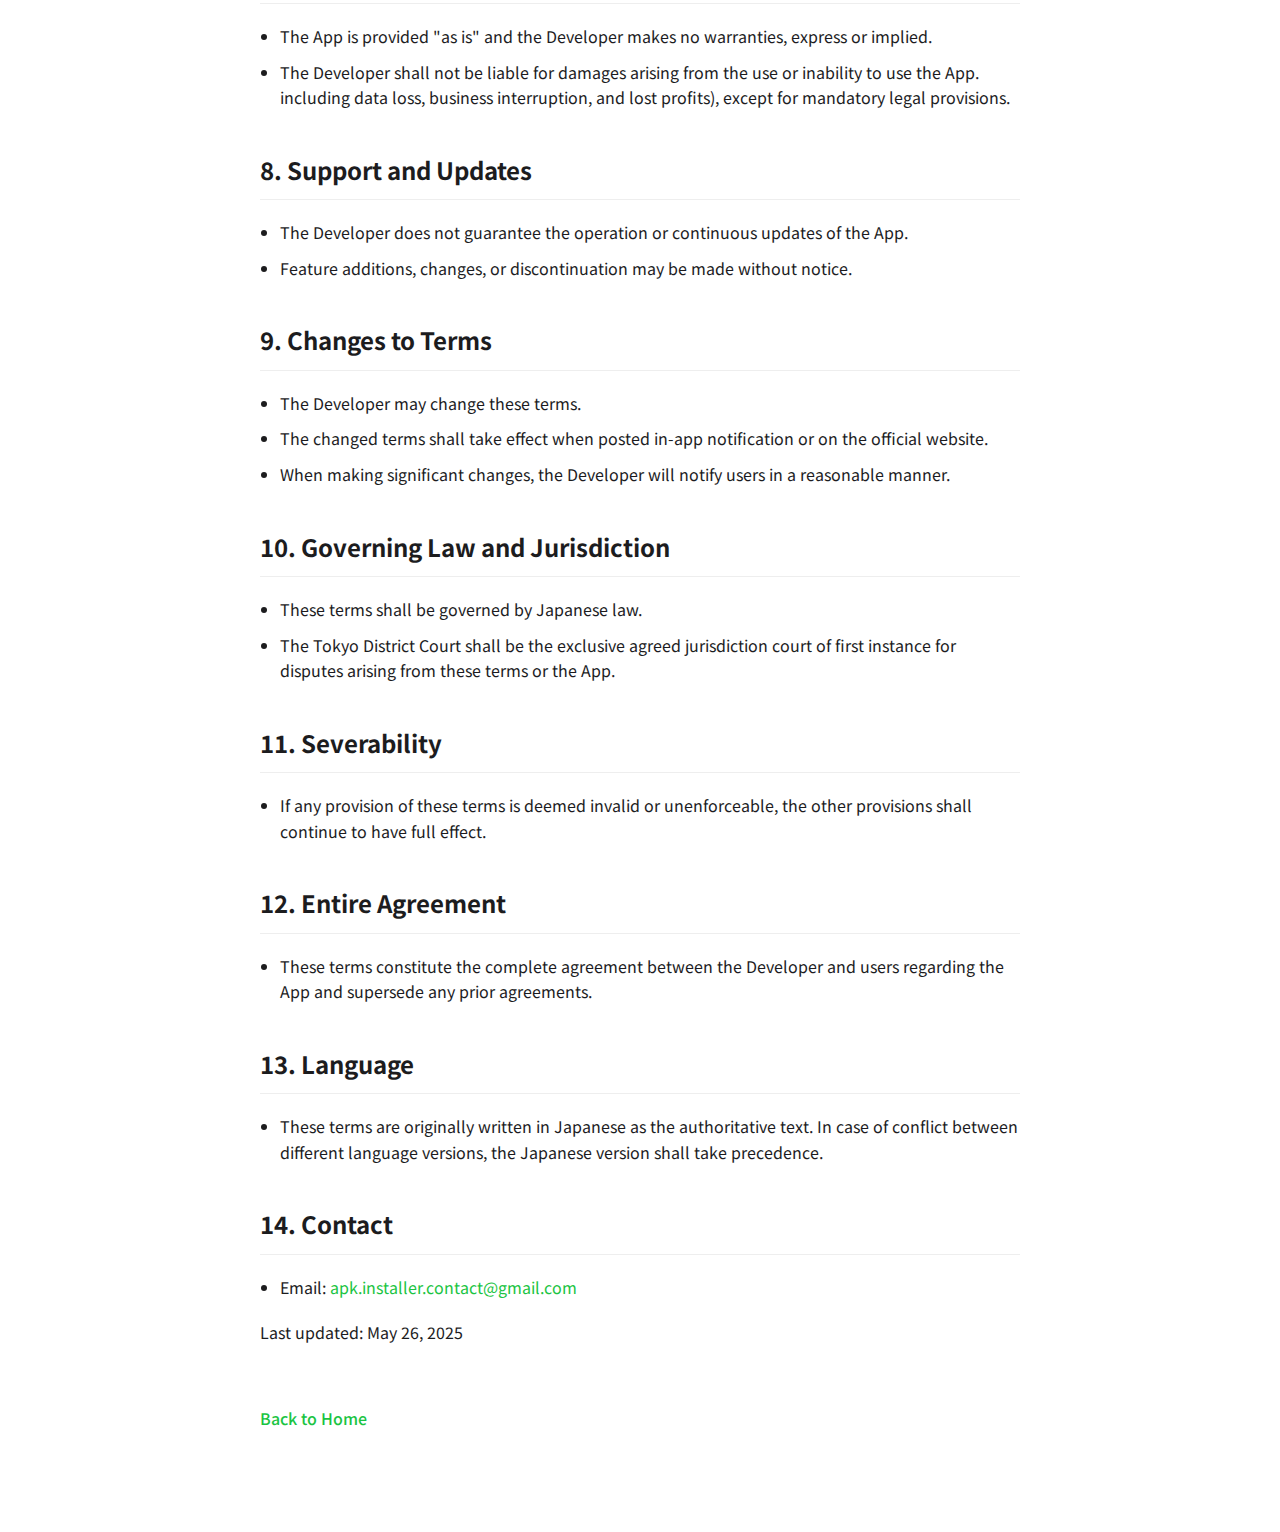
<file: en/terms.html>
<!DOCTYPE html>
<html lang="en">
<head>
    <meta charset="UTF-8">
    <meta name="viewport" content="width=device-width, initial-scale=1.0">
    <title>Terms of Service - APK Installer for Mac</title>
    <meta name="description"
          content="Terms of Service for APK Installer for Mac. Explains the conditions of use for the app.">
    <link rel="stylesheet" href="../css/styles.css">
    <!-- Google Fonts - Noto Sans JP & Inter -->
    <link rel="preconnect" href="https://fonts.googleapis.com">
    <link rel="preconnect" href="https://fonts.gstatic.com" crossorigin>
    <link href="https://fonts.googleapis.com/css2?family=Inter:wght@300;400;500;600;700&family=Noto+Sans+JP:wght@300;400;500;700&display=swap"
          rel="stylesheet">
    <style>
        .terms-content {
            max-width: 800px;
            margin: 0 auto;
            padding: 40px 20px 100px;
        }

        .terms-content h1 {
            font-size: 2.5rem;
            margin-bottom: 40px;
        }

        .terms-content h2 {
            font-size: 1.5rem;
            margin: 40px 0 20px;
            padding-bottom: 10px;
            border-bottom: 1px solid #eee;
        }

        .terms-content p, .terms-content ul {
            margin-bottom: 20px;
        }

        .terms-content ul {
            padding-left: 20px;
        }

        .terms-content li {
            margin-bottom: 10px;
        }

        .back-link {
            display: inline-block;
            margin-top: 40px;
            color: var(--primary-color);
            font-weight: 500;
        }

        .back-link:hover {
            text-decoration: underline;
        }
    </style>
</head>
<body>
<!-- Header placeholder -->
<div id="header-placeholder"></div>

<div class="terms-content">
    <h1>Terms of Service</h1>

    <p>Please read the following Terms of Service carefully before using APK Installer (the "App"). By downloading,
        installing, or using the App, users are deemed to have agreed to these terms.</p>

    <h2>1. Definitions</h2>
    <ul>
        <li>"App": APK Installer application and all services associated with it.</li>
        <li>"User": All individuals or entities who download, install, or use the App.</li>
        <li>"APK File": Android Application Package (with .apk extension).</li>
        <li>"Developer": Individuals or entities who develop, operate, transfer, or succeed the App.</li>
    </ul>

    <h2>2. Terms of Use and Prohibited Acts</h2>
    <ul>
        <li>Users shall use the App at their own responsibility.</li>
        <li>Users shall not engage in the following acts:
            <ul>
                <li>Acts that violate laws or public order and morality</li>
                <li>Acts that infringe on the intellectual property rights, privacy, or other rights of third parties
                </li>
                <li>Acts not permitted by these terms, such as reverse engineering, decompilation, modification, or
                    redistribution
                </li>
            </ul>
        </li>
        <li>Minors shall use the App with the consent of their parents or legal guardians.</li>
    </ul>

    <h2>3. Intellectual Property Rights</h2>
    <ul>
        <li>All intellectual property rights related to the App, including copyrights and trademark rights, belong to
            the Developer or legitimate rights holders.
        </li>
    </ul>

    <h2>4. Open Source Software</h2>
    <ul>
        <li>The App includes open source software (OSS).</li>
        <li>The license terms for each OSS are posted in the "About APK Installer" section within the app. Users shall
            comply with such terms.
        </li>
    </ul>

    <h2>5. Export Control</h2>
    <ul>
        <li>Users shall handle the App in accordance with Japan's export-related laws and applicable regulations of
            other countries.
        </li>
        <li>When exporting or re-exporting the App to regulated countries or regions, users shall bear the necessary
            permits and procedures.
        </li>
    </ul>

    <h2>6. Privacy</h2>
    <ul>
        <li>The Developer respects user privacy and handles personal information in accordance with the <a
                href="privacy.html">Privacy Policy</a>.
        </li>
    </ul>

    <h2>7. Disclaimer and Limitation of Liability</h2>
    <ul>
        <li>The App is provided "as is" and the Developer makes no warranties, express or implied.</li>
        <li>The Developer shall not be liable for damages arising from the use or inability to use the App. including
            data loss, business interruption, and lost profits), except for mandatory legal provisions.
        </li>
    </ul>

    <h2>8. Support and Updates</h2>
    <ul>
        <li>The Developer does not guarantee the operation or continuous updates of the App.</li>
        <li>Feature additions, changes, or discontinuation may be made without notice.</li>
    </ul>

    <h2>9. Changes to Terms</h2>
    <ul>
        <li>The Developer may change these terms.</li>
        <li>The changed terms shall take effect when posted in-app notification or on the official website.</li>
        <li>When making significant changes, the Developer will notify users in a reasonable manner.</li>
    </ul>

    <h2>10. Governing Law and Jurisdiction</h2>
    <ul>
        <li>These terms shall be governed by Japanese law.</li>
        <li>The Tokyo District Court shall be the exclusive agreed jurisdiction court of first instance for disputes
            arising from these terms or the App.
        </li>
    </ul>

    <h2>11. Severability</h2>
    <ul>
        <li>If any provision of these terms is deemed invalid or unenforceable, the other provisions shall continue to
            have full effect.
        </li>
    </ul>

    <h2>12. Entire Agreement</h2>
    <ul>
        <li>These terms constitute the complete agreement between the Developer and users regarding the App and
            supersede any prior agreements.
        </li>
    </ul>

    <h2>13. Language</h2>
    <ul>
        <li>These terms are originally written in Japanese as the authoritative text. In case of conflict between
            different language versions, the Japanese version shall take precedence.
        </li>
    </ul>

    <h2>14. Contact</h2>
    <ul>
        <li>Email: <a href="mailto:apk.installer.contact@gmail.com">apk.installer.contact@gmail.com</a></li>
    </ul>

    <p>Last updated: May 26, 2025</p>

    <a href="index.html" class="back-link">Back to Home</a>
</div>

<!-- Footer placeholder -->
<div id="footer-placeholder"></div>

<script src="../js/main.js"></script>
</body>
</html>
</file>
<file: css/styles.css>
/* Base Styles */
:root {
    --primary-color: #1ac442;
    --primary-light: #75ff75;
    --primary-dark: #49b345;
    --secondary-color: #34c759;
    --text-dark: #1c1c1e;
    --text-light: #8e8e93;
    --background-light: #ffffff;
    --background-dark: #f5f5f7;
    --card-shadow: 0 4px 24px rgba(0, 0, 0, 0.08);
    --border-radius: 12px;
    --transition: all 0.3s ease;
}

* {
    margin: 0;
    padding: 0;
    box-sizing: border-box;
}

html {
    scroll-behavior: smooth;
}

body {
    font-family: 'Noto Sans JP', 'Inter', -apple-system, BlinkMacSystemFont, sans-serif;
    line-height: 1.6;
    color: var(--text-dark);
    background-color: var(--background-light);
}

img {
    max-width: 100%;
    height: auto;
}

a {
    color: var(--primary-color);
    text-decoration: none;
    transition: var(--transition);
}

a:hover {
    color: var(--primary-light);
}

.container {
    width: 100%;
    max-width: 1200px;
    margin: 0 auto;
    padding: 0 20px;
}

/* Header */
header {
    background-color: var(--background-light);
    box-shadow: 0 2px 12px rgba(0, 0, 0, 0.04);
    position: sticky;
    top: 0;
    z-index: 100;
    padding: 15px 0;
}

header .container {
    display: flex;
    justify-content: space-between;
    align-items: center;
}

.logo {
    display: flex;
    align-items: center;
    gap: 10px;
}

.logo img {
    height: 40px;
    width: auto;
}

.logo h1 {
    font-size: 1.5rem;
    font-weight: 600;
}

nav ul {
    display: flex;
    list-style: none;
    gap: 30px;
}

nav a {
    color: var(--text-dark);
    font-weight: 500;
    position: relative;
}

nav a:hover {
    color: var(--primary-color);
}

nav a::after {
    content: '';
    position: absolute;
    width: 0;
    height: 2px;
    bottom: -5px;
    left: 0;
    background-color: var(--primary-color);
    transition: var(--transition);
}

nav a:hover::after {
    width: 100%;
}

/* Hero Section */
.hero {
    padding: 80px 0;
    background: linear-gradient(to bottom, #f8f8fc, var(--background-light));
    overflow: hidden;
}

.hero .container {
    display: flex;
    justify-content: center;
}

.hero-centered {
    display: flex;
    flex-direction: column;
    align-items: center;
    text-align: center;
    max-width: 800px;
}


.hero-centered h2 {
    font-size: 3rem;
    font-weight: 700;
    line-height: 1.2;
    margin-bottom: 24px;
    margin-top: 40px;
}

.highlight {
    color: var(--primary-color);
    position: relative;
}

.highlight::after {
    content: '';
    position: absolute;
    width: 100%;
    height: 8px;
    bottom: 4px;
    left: 0;
    background-color: rgba(88, 86, 214, 0.2);
    z-index: -1;
}

.hero-centered p {
    font-size: 1.25rem;
    color: var(--text-light);
    margin-bottom: 32px;
}

.cta-buttons {
    display: flex;
    gap: 16px;
    margin-bottom: 40px;
}

.btn {
    display: inline-block;
    padding: 12px 28px;
    border-radius: 24px;
    font-weight: 600;
    transition: var(--transition);
    text-align: center;
}

.primary-btn {
    background-color: var(--primary-color);
    color: white;
    box-shadow: 0 4px 12px rgba(88, 86, 214, 0.25);
}

.primary-btn:hover {
    background-color: var(--primary-light);
    color: white;
    transform: translateY(-2px);
    box-shadow: 0 6px 16px rgba(88, 86, 214, 0.35);
}

.secondary-btn {
    background-color: var(--background-light);
    color: var(--primary-color);
    border: 2px solid var(--primary-color);
}

.secondary-btn:hover {
    background-color: rgba(88, 86, 214, 0.1);
    transform: translateY(-2px);
}

.hero-image {
    position: relative;
    margin-bottom: 30px;
    width: 100%;
    max-width: 600px;
}

.hero-image img {
    max-width: 100%;
    width: 200px;
    height: auto;
}

/* Screenshots Section */
.screenshots {
    padding: 100px 0;
    background-color: var(--background-dark);
    overflow-x: hidden;
}

.screenshots h2 {
    text-align: center;
    font-size: 2.5rem;
    margin-bottom: 60px;
}

.carousel-container {
    max-width: 1000px;
    margin: 0 auto;
    position: relative;
    overflow: visible;
}

.carousel-slides {
    display: flex;
    transition: transform 0.5s ease;
    height: 550px;
    border-radius: var(--border-radius);
}

.carousel-slide {
    flex: 0 0 100%;
    position: relative;
    display: flex;
    flex-direction: column;
    align-items: center;
    justify-content: center;
    padding: 20px;
}

.carousel-slide img,
.video-container video {
    max-width: 100%;
    max-height: 450px;
    object-fit: contain;
    border-radius: 8px;
    box-shadow: var(--card-shadow);
    display: block;
}

.video-container {
    width: 100%;
    height: auto;
    display: flex;
    flex-direction: column;
    align-items: center;
    justify-content: center;
}

.caption {
    margin-top: 24px;
    font-size: 1.25rem;
    color: var(--text-dark);
    font-weight: 500;
    text-align: center;
    max-width: 80%;
}

.carousel-controls {
    display: flex;
    align-items: center;
    justify-content: center;
    padding: 30px 0 20px;
    position: relative;
    z-index: 10;
}

.carousel-prev,
.carousel-next {
    background-color: var(--primary-color);
    color: white;
    width: 50px;
    height: 50px;
    border-radius: 50%;
    border: none;
    font-size: 1.5rem;
    cursor: pointer;
    display: flex;
    align-items: center;
    justify-content: center;
    transition: var(--transition);
    position: absolute;
    top: 45%;
    transform: translateY(-50%);
    z-index: 20;
    box-shadow: 0 4px 12px rgba(0, 0, 0, 0.15);
}

.carousel-prev:hover,
.carousel-next:hover {
    background-color: var(--primary-light);
    transform: translateY(-50%) scale(1.1);
}

.carousel-prev {
    left: -25px;
}

.carousel-next {
    right: -25px;
}

.carousel-dots {
    display: flex;
    gap: 10px;
    margin: 0 20px;
}

.carousel-dot {
    width: 12px;
    height: 12px;
    border-radius: 50%;
    background-color: var(--background-dark);
    border: none;
    cursor: pointer;
    transition: var(--transition);
}

.carousel-dot.active {
    background-color: var(--primary-color);
    transform: scale(1.2);
}

/* Features Section */
.features {
    padding: 100px 0;
    background-color: var(--background-light);
}

.features h2 {
    text-align: center;
    font-size: 2.5rem;
    margin-bottom: 60px;
}

.features-grid {
    display: grid;
    grid-template-columns: repeat(auto-fit, minmax(250px, 1fr));
    gap: 30px;
}

.feature-card {
    background-color: var(--background-light);
    border-radius: var(--border-radius);
    padding: 32px;
    box-shadow: var(--card-shadow);
    transition: var(--transition);
}

.feature-card:hover {
    transform: translateY(-10px);
    box-shadow: 0 10px 30px rgba(0, 0, 0, 0.12);
}

.feature-icon {
    background-color: rgba(88, 86, 214, 0.1);
    width: 60px;
    height: 60px;
    border-radius: 50%;
    display: flex;
    align-items: center;
    justify-content: center;
    margin-bottom: 24px;
}

.feature-icon img {
    width: 32px;
    height: 32px;
}

.feature-card h3 {
    font-size: 1.25rem;
    margin-bottom: 12px;
}

.feature-card p {
    color: var(--text-light);
}


/* Download Section */
.download {
    padding: 100px 0;
    background-color: var(--background-dark);
    text-align: center;
}

.download h2 {
    font-size: 2.5rem;
    margin-bottom: 24px;
}

.download p {
    color: var(--text-light);
    font-size: 1.25rem;
    margin-bottom: 32px;
}

.app-store-button {
    display: inline-block;
    transition: var(--transition);
    margin-bottom: 48px;
}

.app-store-button:hover {
    transform: translateY(-5px);
}

.app-store-button img {
    height: 60px;
}

.requirements {
    max-width: 500px;
    margin: 0 auto;
    background-color: var(--background-dark);
    padding: 32px;
    border-radius: var(--border-radius);
}

.requirements h3 {
    font-size: 1.25rem;
    margin-bottom: 16px;
}

.requirements ul {
    list-style-position: inside;
    text-align: left;
}

.requirements li {
    margin-bottom: 8px;
}

/* Footer */
footer {
    background-color: var(--text-dark);
    color: white;
    padding: 60px 0 30px;
}

.footer-content {
    display: flex;
    justify-content: space-between;
    margin-bottom: 40px;
}

.footer-logo {
    display: flex;
    flex-direction: column;
    align-items: flex-start;
    gap: 12px;
}

.footer-logo img {
    height: 32px;
}

.footer-links ul {
    list-style: none;
    display: flex;
    gap: 24px;
}

.footer-links a {
    color: white;
    opacity: 0.8;
    transition: var(--transition);
}

.footer-links a:hover {
    opacity: 1;
}

.credit-line {
    font-size: 0.875rem;
    color: rgba(255, 255, 255, 0.6);
    margin-top: 20px;
    margin-bottom: 20px;
}

.copyright {
    text-align: center;
    border-top: 1px solid rgba(255, 255, 255, 0.1);
    padding-top: 20px;
    color: rgba(255, 255, 255, 0.6);
    font-size: 0.875rem;
}

/* Responsive Styles */
@media (max-width: 992px) {
    .hero-centered h2 {
        font-size: 2.5rem;
    }

    .features-grid {
        grid-template-columns: repeat(2, 1fr);
    }

    .carousel-slide img,
    .video-container video {
        max-height: 400px;
    }

    .carousel-slides {
        height: 500px;
    }
}

@media (max-width: 768px) {
    .features-grid {
        grid-template-columns: 1fr;
    }

    .footer-content {
        flex-direction: column;
        align-items: center;
        gap: 24px;
    }

    .footer-logo {
        align-items: center;
    }

    .footer-links ul {
        flex-wrap: wrap;
        justify-content: center;
    }

    .carousel-slides {
        height: 450px;
    }

    .carousel-slide img,
    .video-container video {
        max-height: 300px;
    }

    .cta-buttons {
        flex-direction: column;
        gap: 12px;
    }
}

@media (max-width: 480px) {
    .carousel-slides {
        height: 400px;
    }

    .carousel-slide img,
    .video-container video {
        max-height: 250px;
    }

    .caption {
        font-size: 1rem;
    }

    .hero-centered h2 {
        font-size: 2rem;
    }
}
</file>
